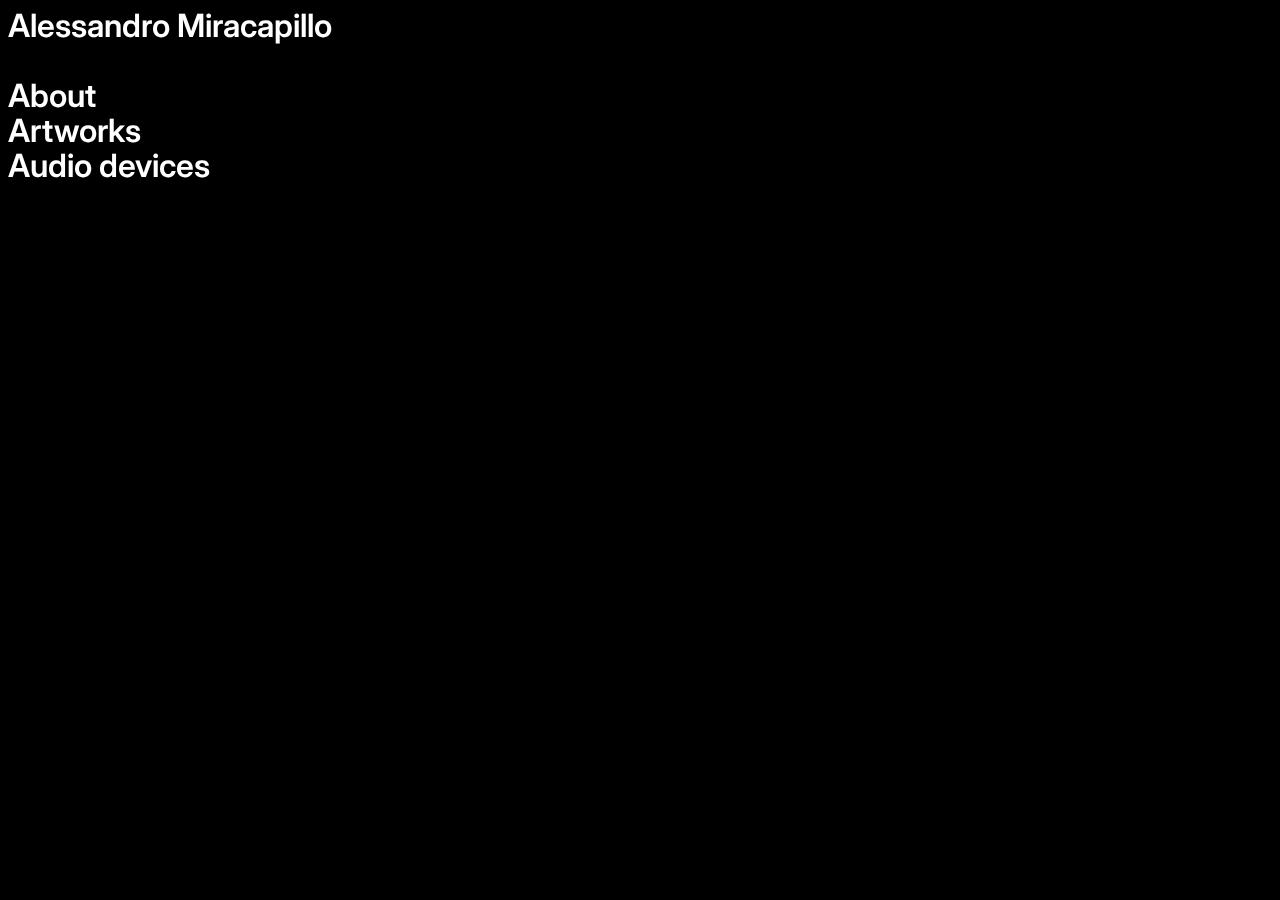
<file: index.html>
<!DOCTYPE html>
<html lang="it">
<head>
<meta charset="UTF-8">
<meta name="viewport" content="width=device-width, initial-scale=1.0">
<title>Alessandro Miracapillo</title>
<link rel="stylesheet" href="styles.css">
</head>
<body>
<body id="index-page">
<div class="menu">
    Alessandro Miracapillo
    <br><br>
    <a href="About.html">About</a>
    <a href="Artworks.html">Artworks</a>
    <a href="Audio_Devices.html">Audio devices</a>
</div>
</body>
</html>
</file>
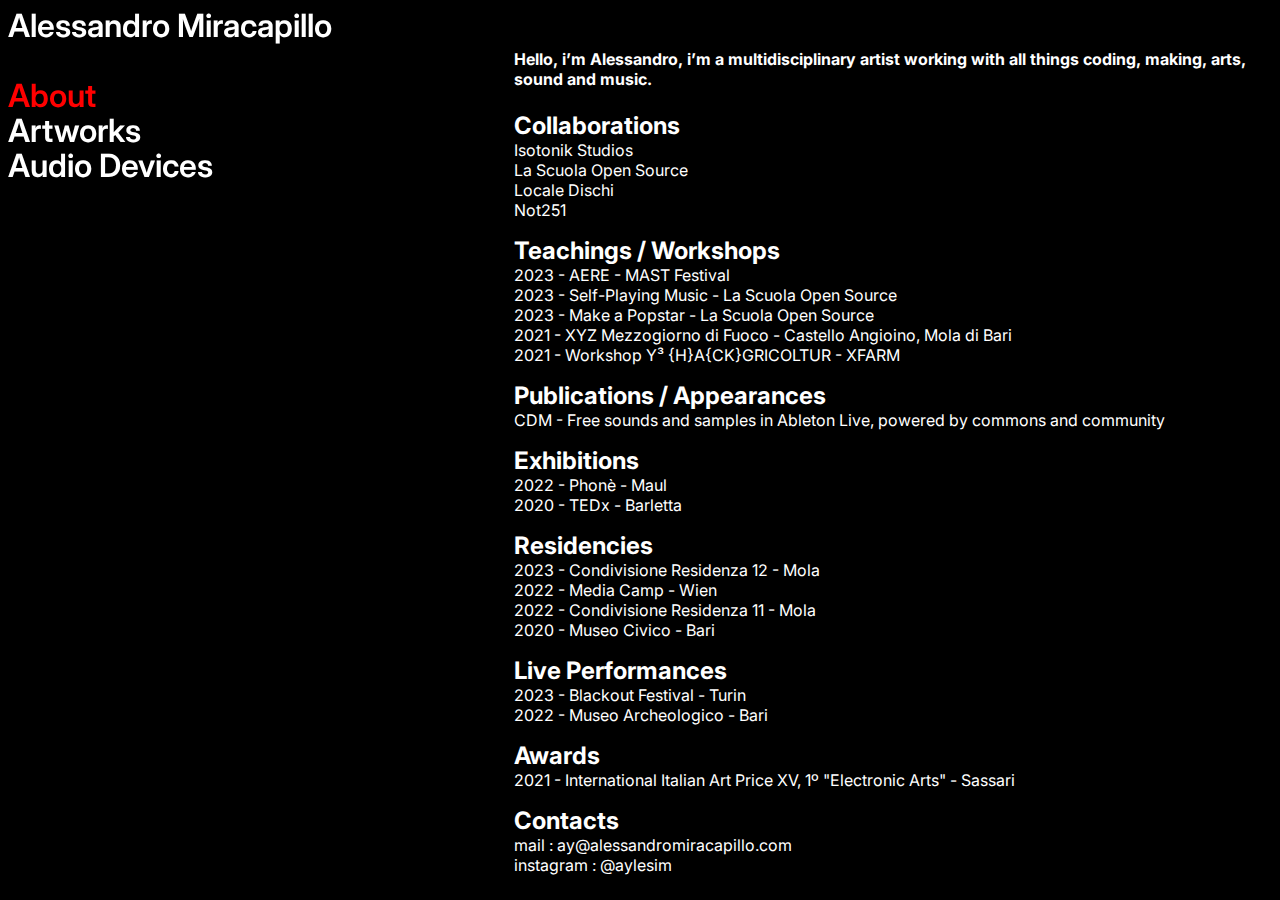
<file: About.html>
<!DOCTYPE html>
<html lang="it">

<head>
    <meta charset="UTF-8">
    <meta name="viewport" content="width=device-width, initial-scale=1.0">
    <title>About</title>
    <link rel="stylesheet" href="styles.css">
</head>

<body>

    <div class="menu">
        Alessandro Miracapillo
        <br><br>
        <a style="color: #FF0000;" href="About.html">About</a>
        <a href="Artworks.html">Artworks</a>
        <a href="Audio_Devices.html">Audio Devices</a>
    </div>

    <div class="back-button">
        <a href="javascript:history.back()"><- Back</a>
    </div>

    <div class="about">
        <br>
        <p><h4>Hello, i’m Alessandro, i’m a multidisciplinary artist working with all things coding, making, arts, sound and
            music.</h4></p>

        <h2>Collaborations</h2>
        <ul>
            <li> <a href="https://isotonikstudios.com/product-category/alessandro-aylesim-miracapillo/">Isotonik
                    Studios</a></li>
            <li> <a href="https://www.lascuolaopensource.xyz/">La Scuola Open
                    Source</a></li>
            <li> <a href="https://localedischi.bandcamp.com/">Locale Dischi</a>
            </li>
            <li> <a href="https://not251.github.io/">Not251</a></li>
        </ul>

        <h2>Teachings / Workshops</h2>
        <ul>
            <li> <a href="https://www.mastfestival.com/#/">2023 - AERE -
                    MAST Festival</a></li>
            <li> <a href="https://www.lascuolaopensource.xyz/didattica/self-playing-music">2023 -
                    Self-Playing Music - La Scuola Open Source</a></li>
            <li> <a href="https://www.lascuolaopensource.xyz/didattica/make-a-popstar">2023 - Make a
                    Popstar - La Scuola Open Source</a></li>
            <li> <a href="https://www.lascuolaopensource.xyz/xyz-mezzogiorno-di-fuoco">2021 - XYZ
                    Mezzogiorno di Fuoco - Castello Angioino, Mola di Bari</a></li>
            <li> <a href="https://www.lascuolaopensource.xyz/y3-hackgricoltura">2021 - Workshop
                    Y³ {H}A{CK}GRICOLTUR - XFARM</a></li>
        </ul>

        <h2>Publications / Appearances</h2>
        <ul>
            <li> <a href="https://cdm.link/2020/08/free-sounds-and-samples-in-ableton-live/">CDM - Free
                    sounds and samples in Ableton Live, powered by commons and community</a></li>
        </ul>

        <h2>Exhibitions</h2>
        <ul>
            <li> <a
                    href="https://www.regione.puglia.it/web/spazi-di-prossimita/-/phonÉ-la-mostra-collettiva-sul-suono-aperta-fino-al-22-maggio-al-maul-il-castello-contemporaneo-di-mola-di-bari.">2022
                    - Phonè -
                    Maul</a></li>
            <li> <a href="https://www.youtube.com/watch?v=GJUaN92rx-0&t=104s">2020 - TEDx -
                    Barletta</a></li>
        </ul>

        <h2>Residencies</h2>
        <ul>
            <li><a>2023 - Condivisione Residenza 12 - Mola</a></li>
            <li><a>2022 - Media Camp - Wien</a></li>
            <li><a>2022 - Condivisione Residenza 11 - Mola</a></li>
            <li><a>2020 - Museo Civico - Bari</a></li>
        </ul>

        <h2>Live Performances</h2>
        <ul>
            <li>2023 - Blackout Festival - Turin</li>
            <li>2022 - Museo Archeologico - Bari</li>
        </ul>

        <h2>Awards</h2>
        <ul>
            <li> <a
                    href="https://www.google.com/url?sa=t&rct=j&q=&esrc=s&source=web&cd=&ved=2ahUKEwj2-fbVj_uBAxVAUaQEHSd5ALgQFnoECB4QAQ&url=https%3A%2F%2Fwww.mur.gov.it%2Fit%2Fnews%2Fvenerdi-03122021%2Funiversita-sono-13-i-giovani-artisti-vincitori-del-premio-nazionale-delle&usg=AOvVaw1Izgz2hkoQ8Cba8hh3VeW_&opi=89978449">2021
                    - International Italian Art Price XV, 1º "Electronic Arts" - Sassari</a></li>
        </ul>

        <h2>Contacts</h2>
        <ul>
            <li>mail : ay@alessandromiracapillo.com</li>
            <li> <a href="https://instagram.com/aylesim/">instagram :
                    @aylesim</a></li>
        </ul>
        </ul>
    </div>

</body>

</html>
</file>
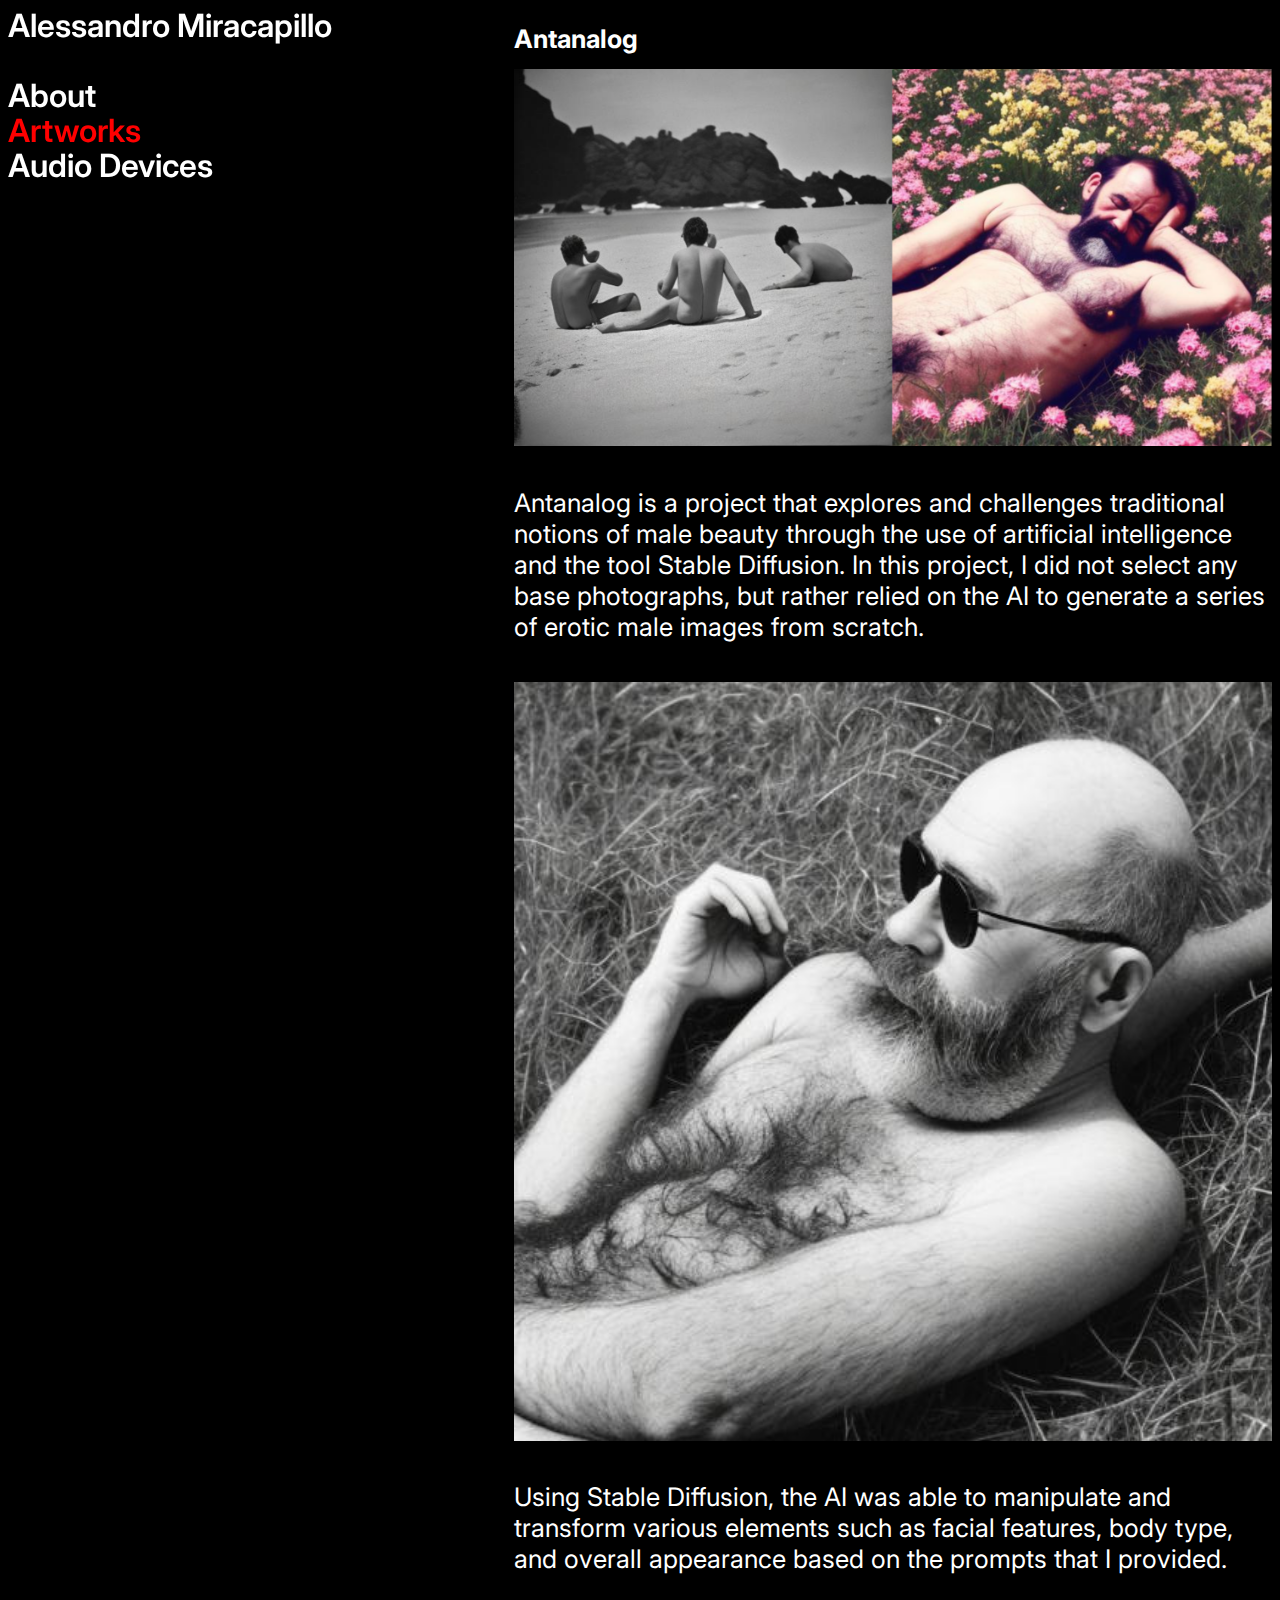
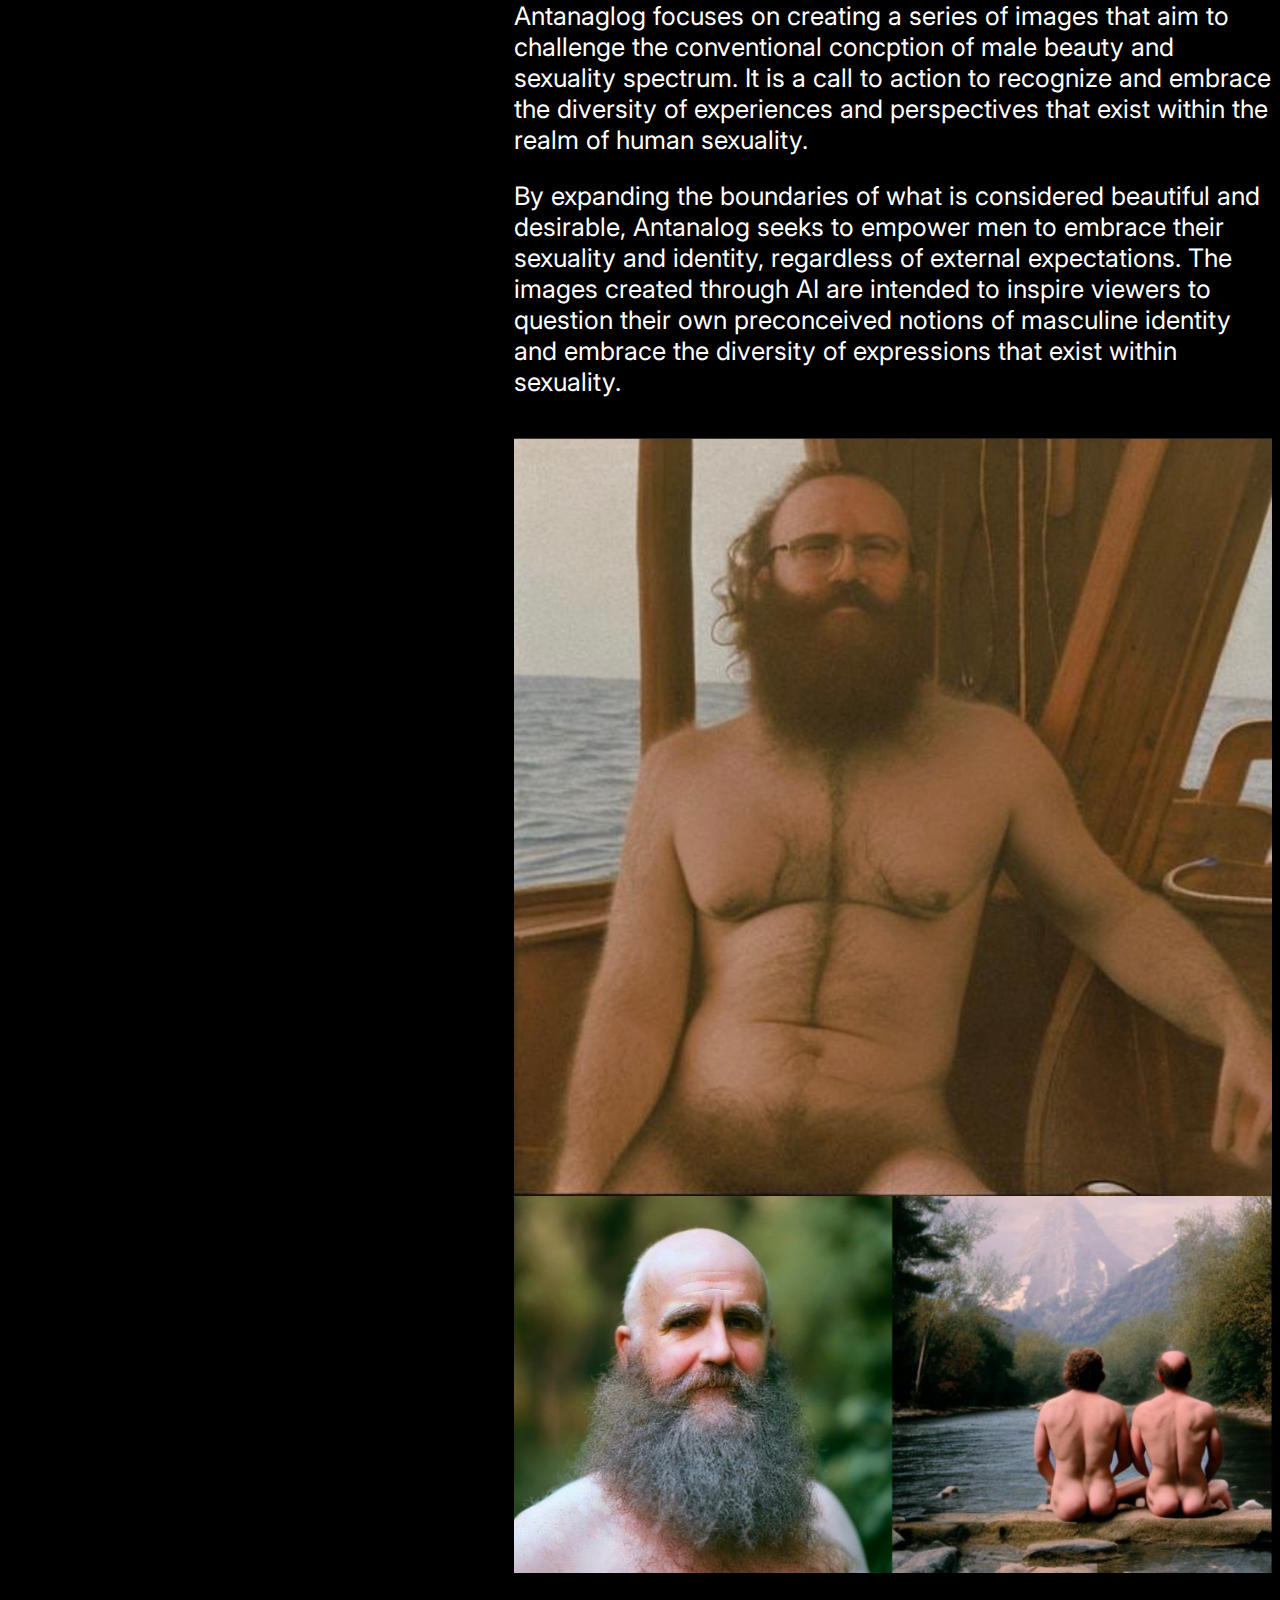
<file: Antanalog.html>
<!DOCTYPE html>
<html lang="it">

<head>
    <meta charset="UTF-8">
    <meta name="viewport" content="width=device-width, initial-scale=1.0">
    <title>Antanalog</title>
    <link rel="stylesheet" href="styles.css">
</head>

<body>

    <div class="menu">
        Alessandro Miracapillo
        <br><br>
        <a href="About.html">About</a>
        <a style="color: #FF0000;" href="Artworks.html">Artworks</a>
        <a href="Audio_Devices.html">Audio Devices</a>
    </div>

    <div class="back-button">
        <a href="javascript:history.back()"><- Back</a>
    </div>

    <div class="content">
        <br>
        <h1>Antanalog</h1>

            <br>
            <img src="Assets/a0.png" alt="" style="height: 100%; width: 100%; display:block;">
            <br>
            <p>Antanalog is a project that explores and challenges traditional notions of male beauty through the use of
            artificial intelligence and the tool Stable Diffusion. In this project, I did not select any base
            photographs, but rather relied on the AI to generate a series of erotic male images from scratch.</p>

            <br>
            <img src="Assets/a1.jpeg" alt="" style="height: 100%; width: 100%; display:block;">
            <br>
            <p>Using Stable Diffusion, the AI was able to manipulate and transform various elements such as facial
            features, body type, and overall appearance based on the prompts that I provided.</p>
            <p> Antanaglog focuses on creating a series of images that aim to challenge the conventional concption of male
            beauty and sexuality spectrum. It is a call to action to recognize and embrace the diversity of experiences
            and perspectives that exist within the realm of human sexuality.</p>
            <p>  By expanding the boundaries of what is considered beautiful and desirable, Antanalog seeks to empower men to
            embrace their sexuality and identity, regardless of external expectations. The images created through AI are
            intended to inspire viewers to question their own preconceived notions of masculine identity and embrace the
            diversity of expressions that exist within sexuality.</p>
            <br>
            <img src="Assets/a2.jpg" alt="" style="height: 100%; width: 100%; display:block;">
            <img src="Assets/a3.png" alt="" style="height: 100%; width: 100%; display:block;">
            <br>
            <br>
    </div>

</body>

</html>
</file>
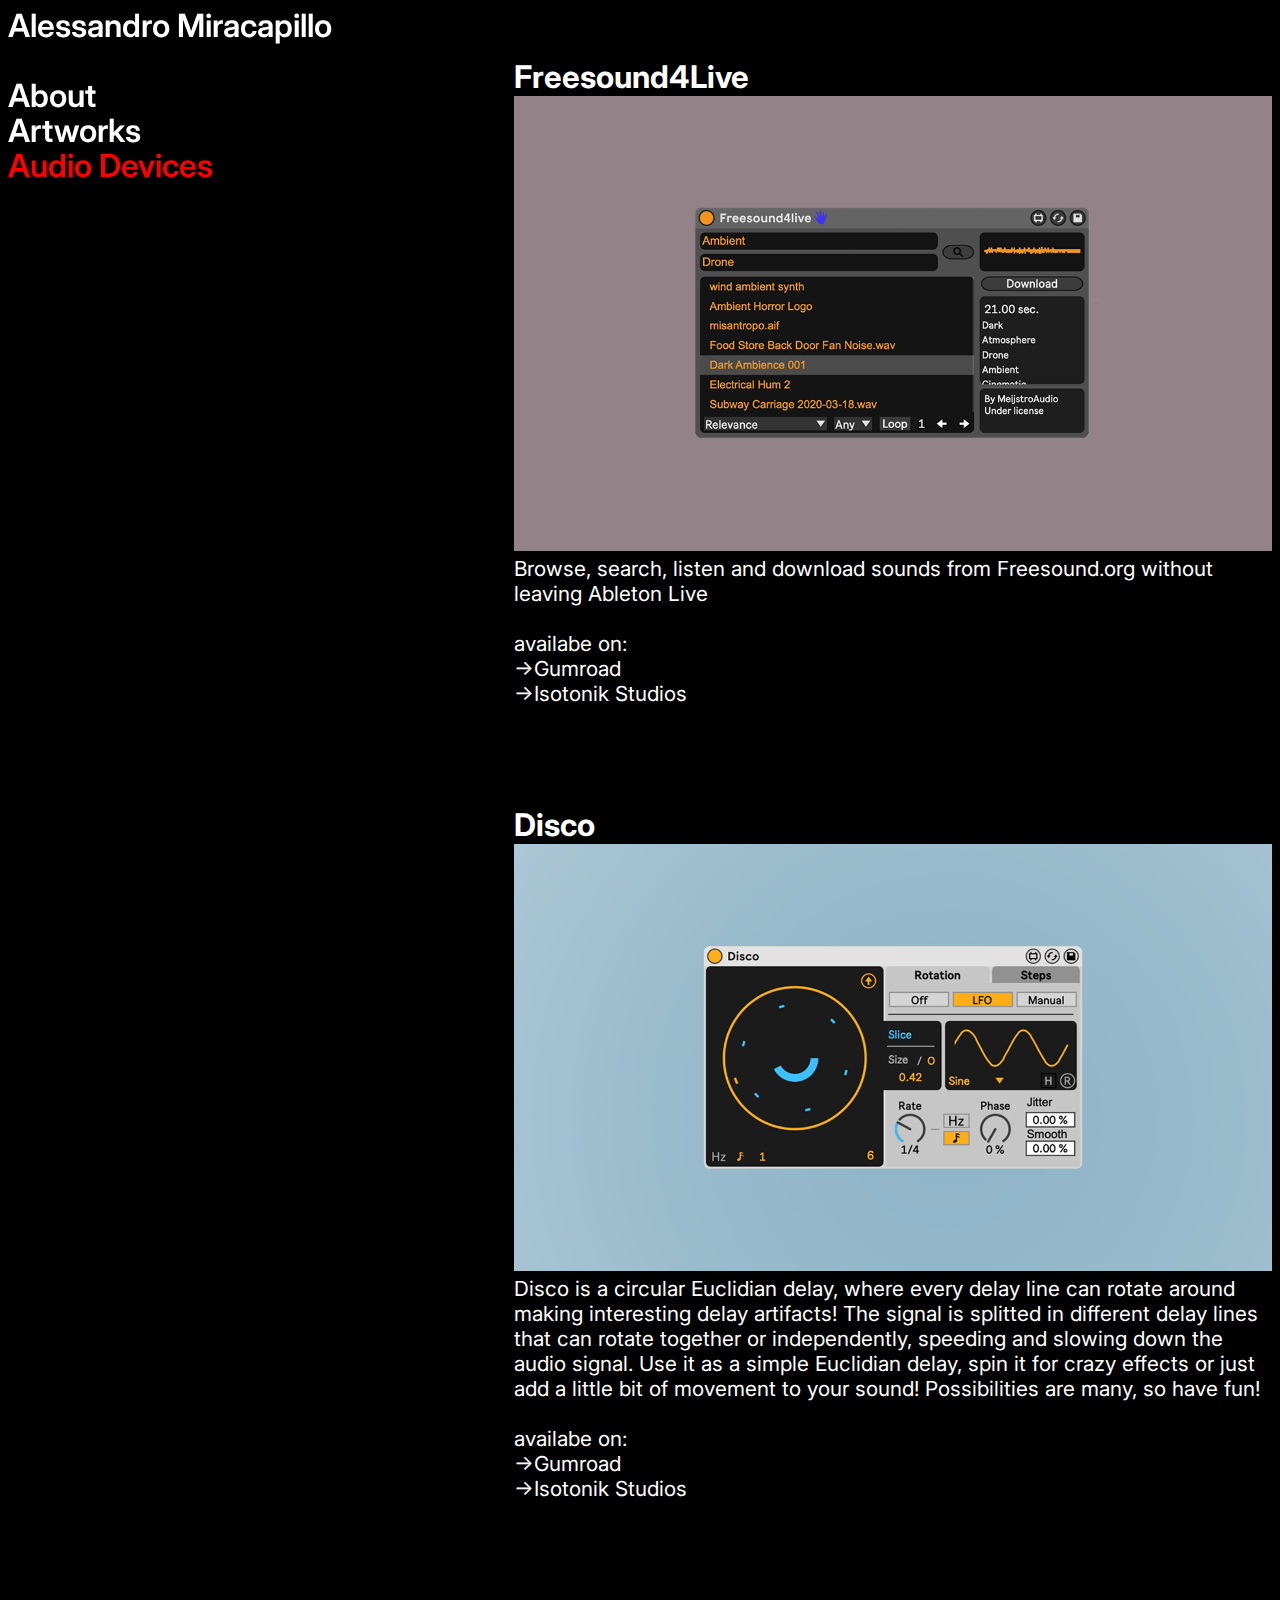
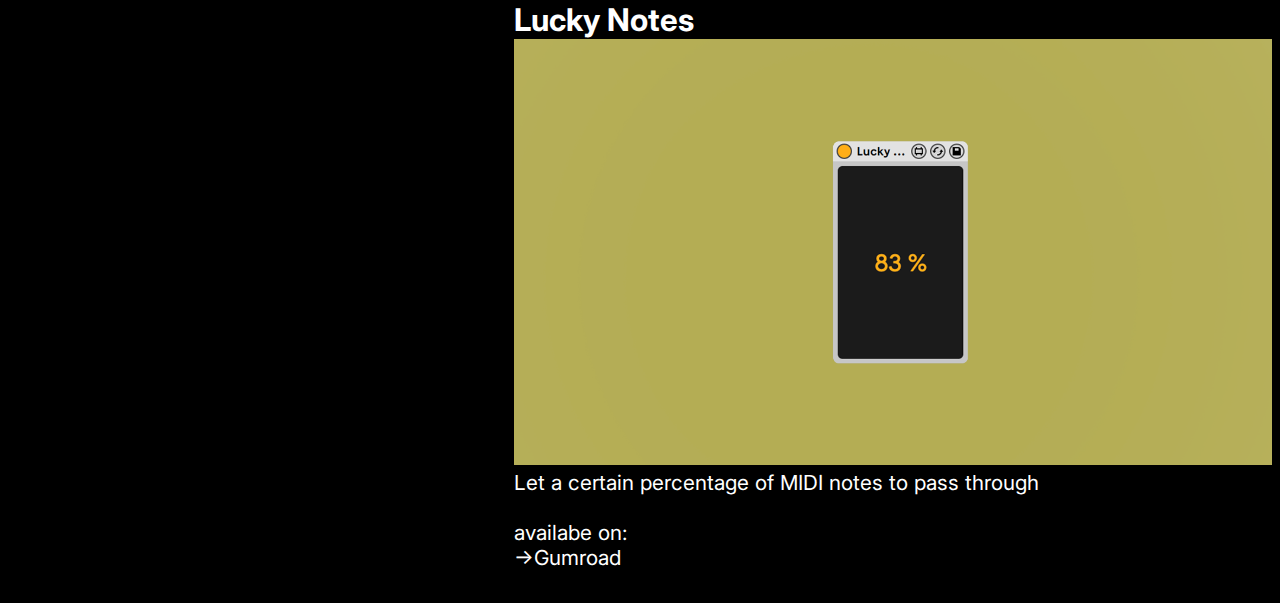
<file: Audio_Devices.html>
<!DOCTYPE html>
<html lang="it">
<head>
<meta charset="UTF-8">
<meta name="viewport" content="width=device-width, initial-scale=1.0">
<title>Audio Devices</title>
<link rel="stylesheet" href="styles.css">
</head>
<body>

<div class="menu"> 
    Alessandro Miracapillo
    <br><br>
    <a href="About.html">About</a>
    <a href="Artworks.html">Artworks</a>
    <a style="color: #FF0000;" href="Audio_Devices.html">Audio Devices</a>
</div>

<div class="back-button">
    <a href="javascript:history.back()"><- Back</a>
</div>

<div class="contentaudio">
        <br>
        <br>
        <h2>Freesound4Live</h2>
        <img src="Assets/ffl.png">
        Browse, search, listen and download sounds from Freesound.org without leaving Ableton Live
        <br><br>
        <a>availabe on:</a>
        <br>
        <a href="https://aylesim.gumroad.com/l/uCjmd?layout=profile">->Gumroad</a>
        <br>
        <a href="https://isotonikstudios.com/product/freesound4live-by-alessandro-aylesim-miracapillo/">->Isotonik Studios</a>
        <br>
        <br>
        <br>
        <br>
        <br>
        <h2>Disco</h2>
        <img src="Assets/d.png">
        Disco is a circular Euclidian delay, where every delay line can rotate around making interesting delay artifacts!
            The signal is splitted in different delay lines that can rotate together or independently, speeding and slowing down the audio signal.
            Use it as a simple Euclidian delay, spin it for crazy effects or just add a little bit of movement to your sound! Possibilities are many, so have fun!       
        <br>
        <br>
        <a>availabe on:</a>
        <br>
        <a href="https://aylesim.gumroad.com/l/disco?layout=profile">->Gumroad</a>
        <br>
        <a href="https://isotonikstudios.com/product/disco-by-aylsim/">->Isotonik Studios</a>
        <br>
        <br>
        <br>
        <br>
        <br>
        <h2>Lucky Notes</h2>
        <img src="Assets/lln.png">
        Let a certain percentage of MIDI notes to pass through
        <br><br>
        <a>availabe on:</a>
        <br>
        <a href="https://aylesim.gumroad.com/l/luckynotes?layout=profile">->Gumroad</a>
        <br>
        <br>
    </h2>
</div>

</body>
</html>
</file>
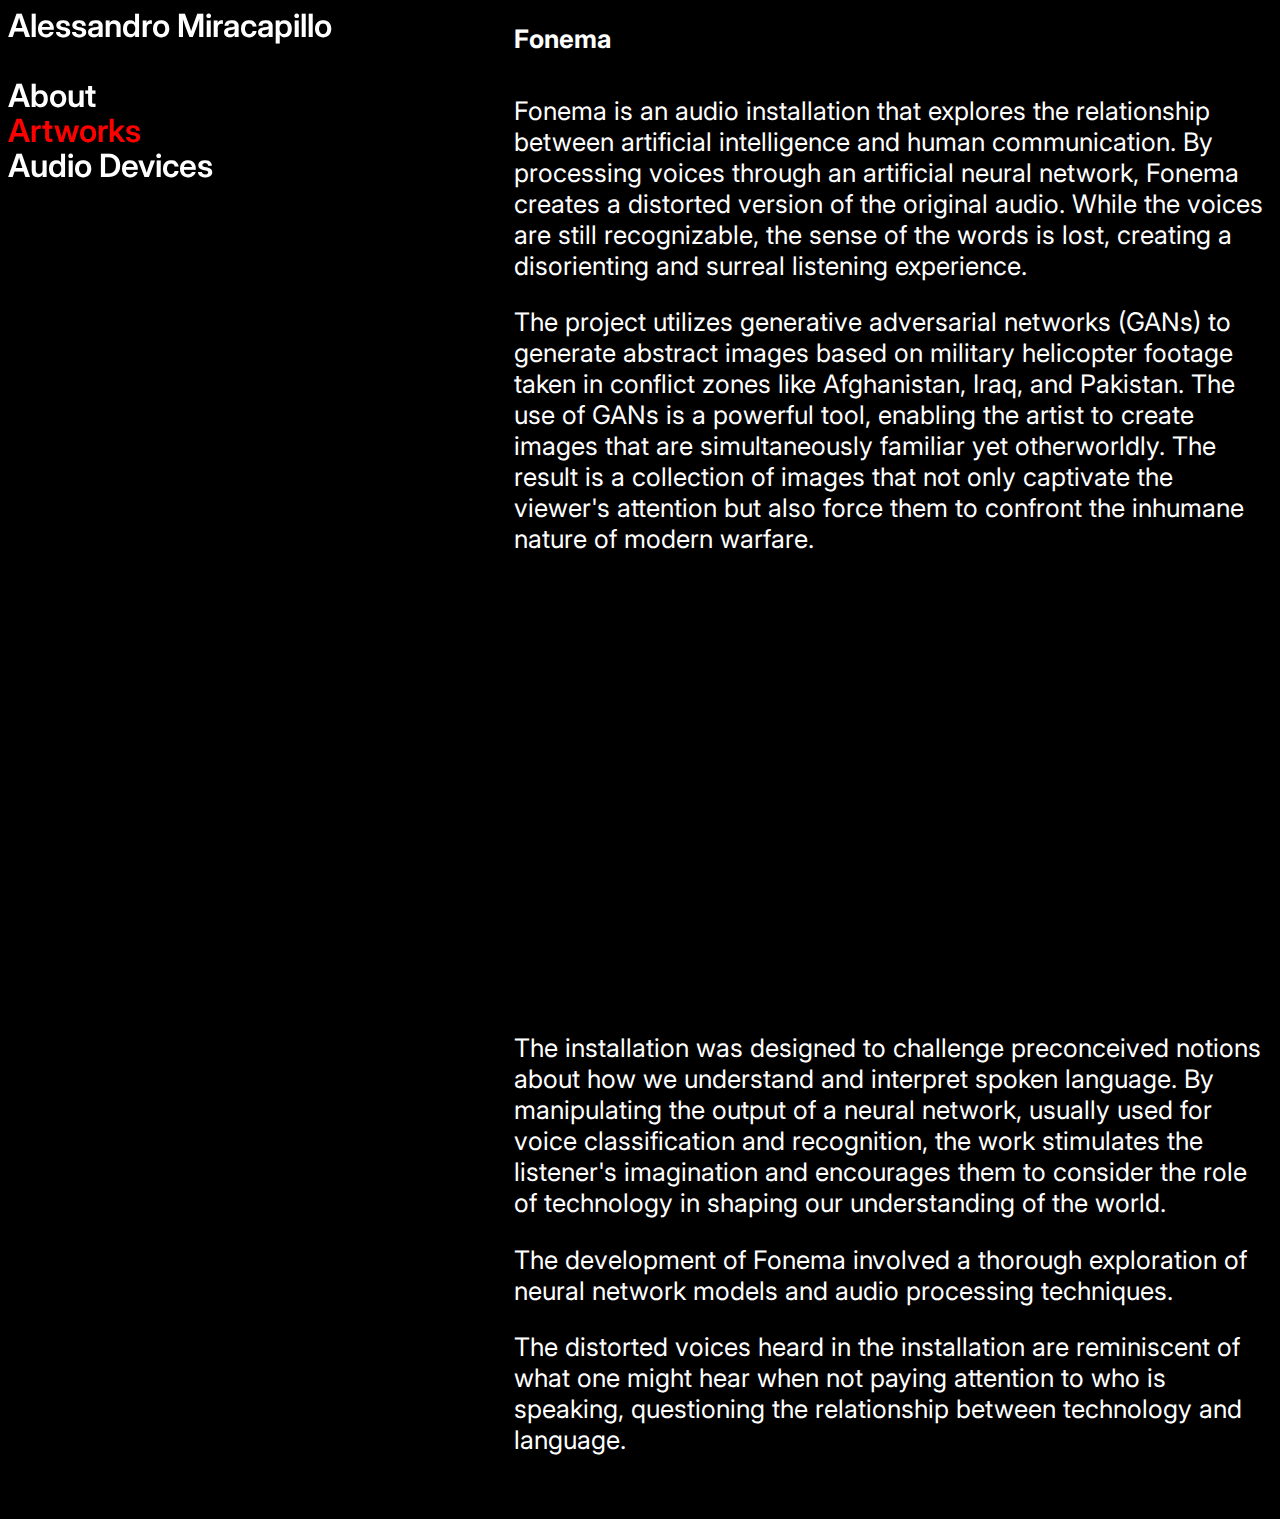
<file: Fonema.html>
<!DOCTYPE html>
<html lang="it">

<head>
    <meta charset="UTF-8">
    <meta name="viewport" content="width=device-width, initial-scale=1.0">
    <title>Fonema</title>
    <link rel="stylesheet" href="styles.css">
</head>

<body>

    <div class="menu">
        Alessandro Miracapillo
        <br><br>
        <a href="About.html">About</a>
        <a style="color: #FF0000;" href="Artworks.html">Artworks</a>
        <a href="Audio_Devices.html">Audio Devices</a>
    </div>

    <div class="back-button">
        <a href="javascript:history.back()"><- Back</a>
    </div>

    <div class="content">
        <br>
        <h1>Fonema</h1>
            <br>
            <p>Fonema is an audio installation that explores the relationship between artificial intelligence and human
            communication. By processing voices through an artificial neural network, Fonema creates a distorted version
            of the original audio. While the voices are still recognizable, the sense of the words is lost, creating a
            disorienting and surreal listening experience.</p>
            <p>The project utilizes generative adversarial networks (GANs) to generate abstract images based on military
            helicopter footage taken in conflict zones like Afghanistan, Iraq, and Pakistan. The use of GANs is a
            powerful tool, enabling the artist to create images that are simultaneously familiar yet otherworldly. The
            result is a collection of images that not only captivate the viewer's attention but also force them to
            confront the inhumane nature of modern warfare.</p>
            <div style="padding:56.25% 0 0 0;position:relative;"><iframe
                    src="https://player.vimeo.com/video/690005463?badge=0&amp;autopause=0&amp;quality_selector=1&amp;player_id=0&amp;app_id=58479"
                    frameborder="0" allow="autoplay; fullscreen; picture-in-picture"
                    style="position:absolute;top:0;left:0;width:100%;height:100%;" title="Fonema.mp4"></iframe></div>
            <script src="https://player.vimeo.com/api/player.js"></script>
            <p>The installation was designed to challenge preconceived notions about how we understand and interpret spoken
            language. By manipulating the output of a neural network, usually used for voice classification and
            recognition, the work stimulates the listener's imagination and encourages them to consider the role of
            technology in shaping our understanding of the world.</p>
            <p>The development of Fonema involved a thorough exploration of neural network models and audio processing
            techniques.</p>
            <p>The distorted voices heard in the installation are reminiscent of what one might hear when not paying
            attention to who is speaking, questioning the relationship between technology and language.</p>
            <br>
            <br>
    </div>

</body>

</html>
</file>
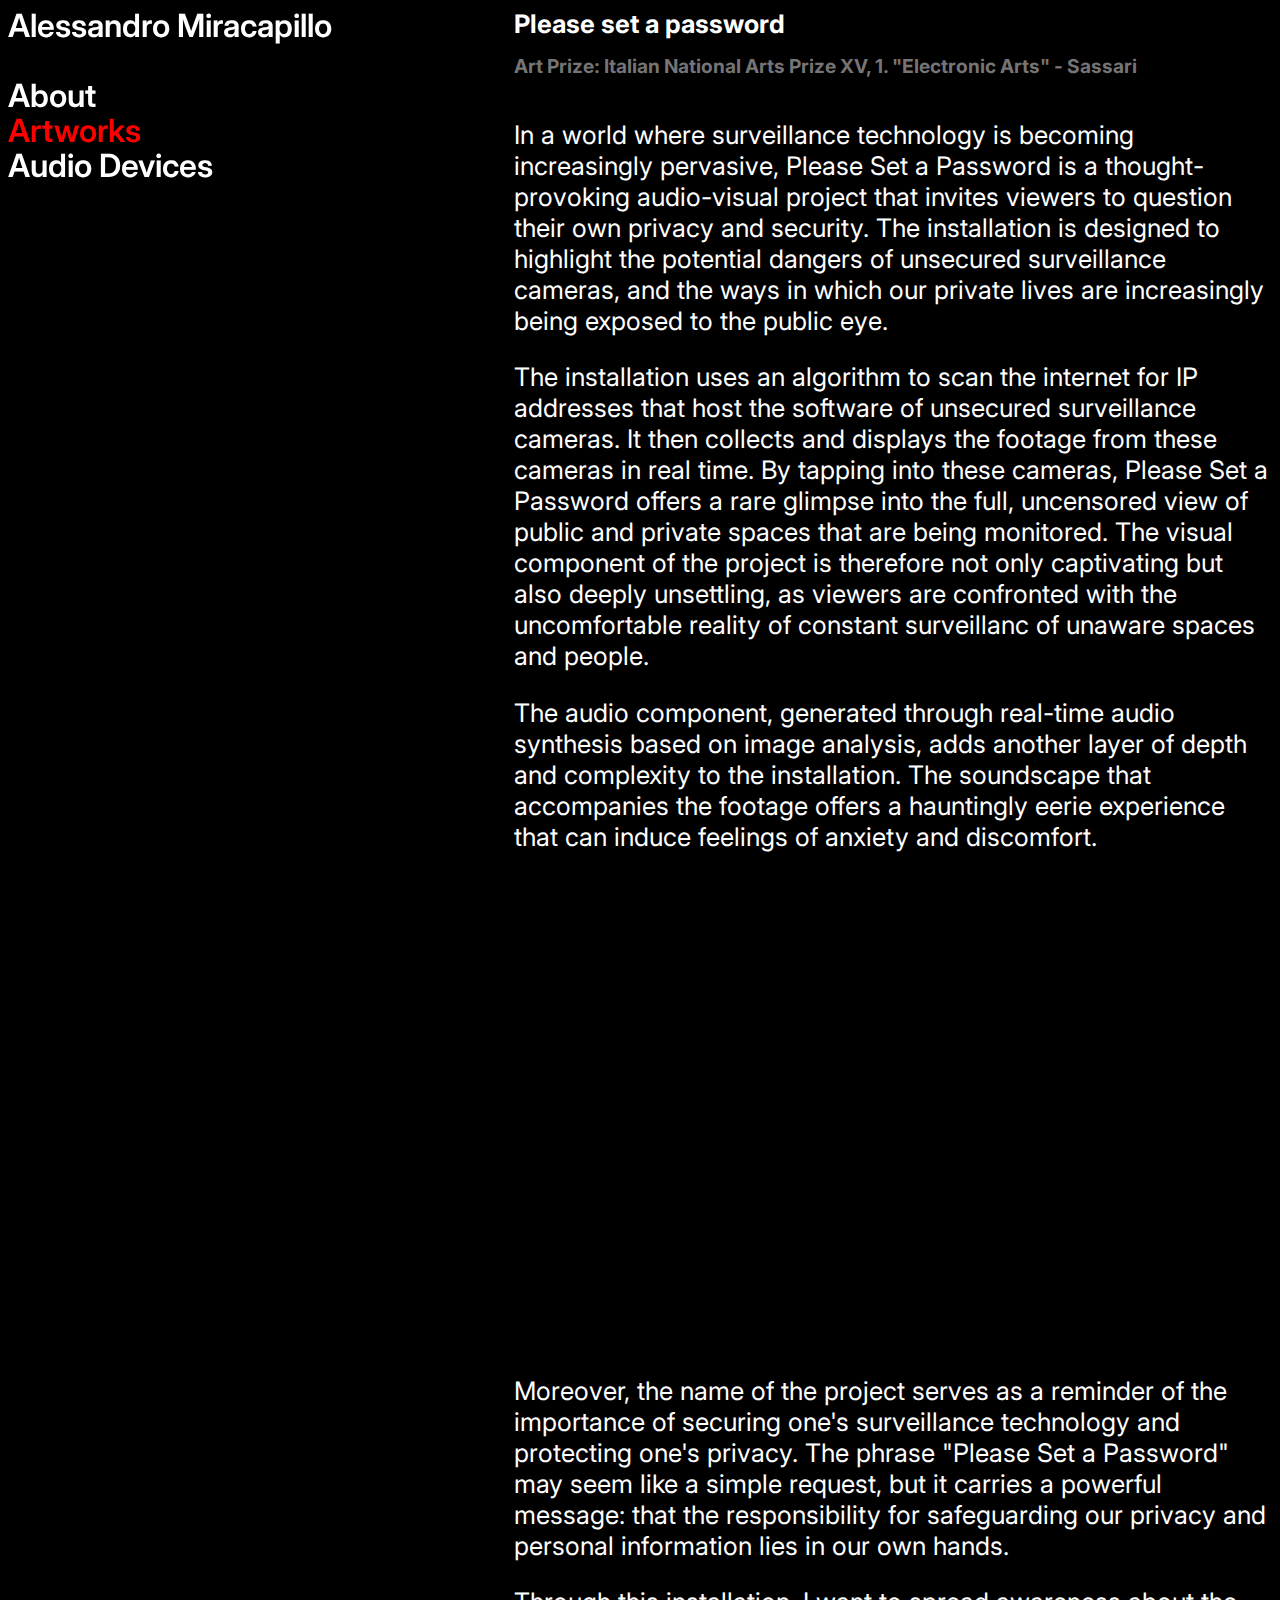
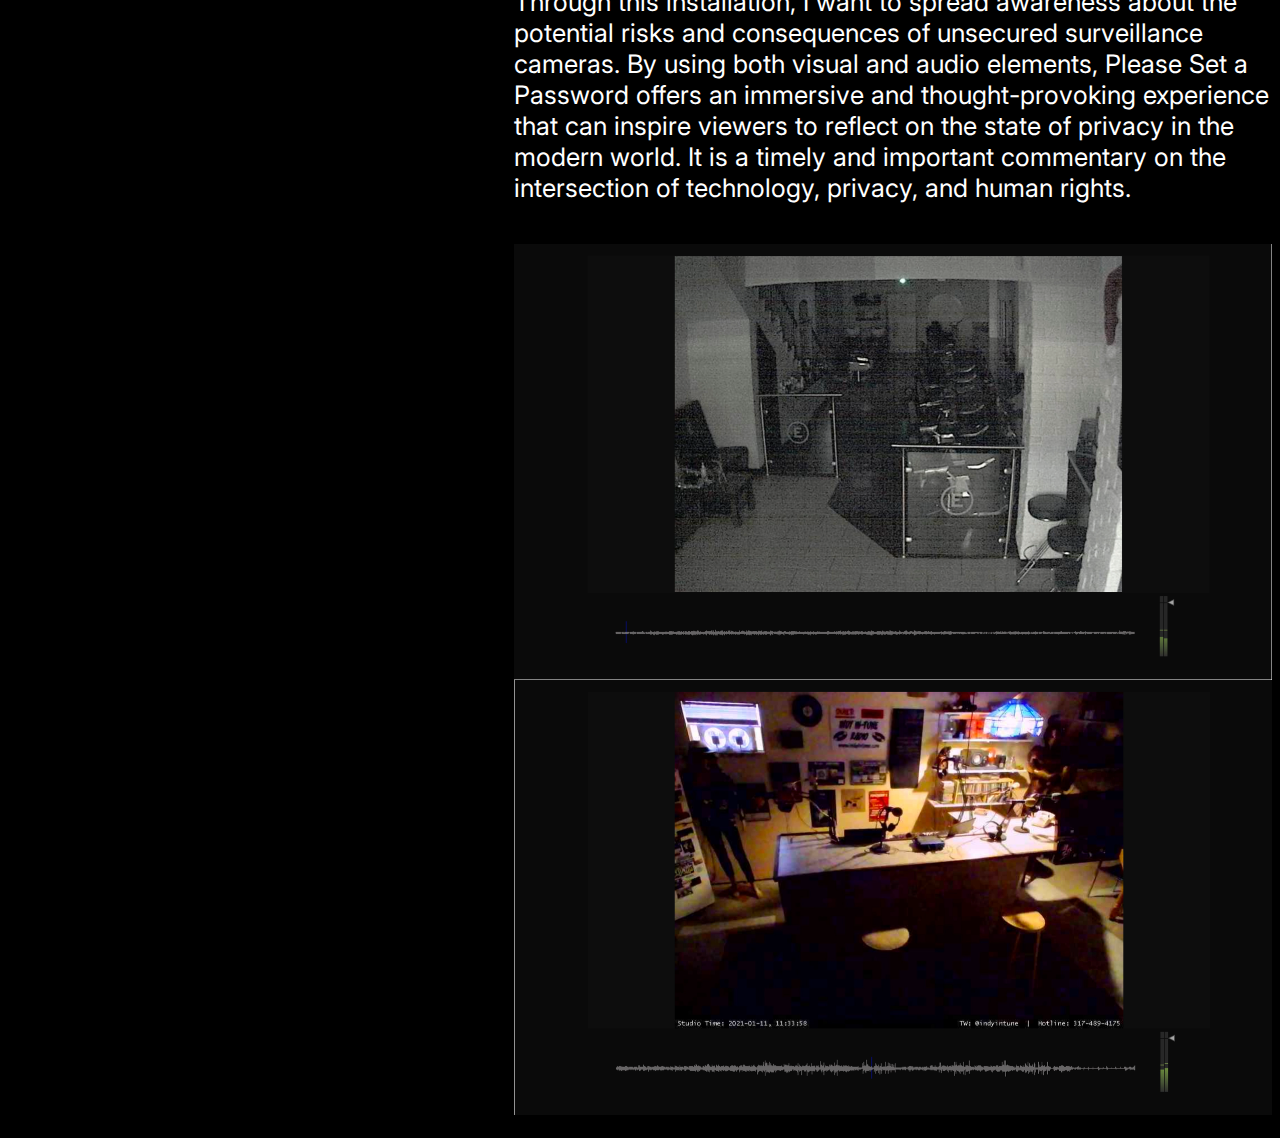
<file: PleaseSetAPassword.html>
<!DOCTYPE html>
<html lang="it">

<head>
    <meta charset="UTF-8">
    <meta name="viewport" content="width=device-width, initial-scale=1.0">
    <title>Please set a password</title>
    <link rel="stylesheet" href="styles.css">
</head>

<body>

    <div class="menu">
        Alessandro Miracapillo
        <br><br>
        <a href="About.html">About</a>
        <a style="color: #FF0000;" href="Artworks.html">Artworks</a>
        <a href="Audio_Devices.html">Audio Devices</a>
    </div>

    <div class="back-button">
        <a href="javascript:history.back()"><- Back</a>
    </div>

    <div class="content">

        <h1>Please set a password</h1>
        <br>
        <h2 style="color: #767474">Art Prize: Italian National Arts Prize XV, 1. "Electronic Arts" - Sassari</h2>
        <br>
        <p>In a world where surveillance technology is becoming increasingly pervasive, Please Set a Password is a
        thought-provoking audio-visual project that invites viewers to question their own privacy and security. The
        installation is designed to highlight the potential dangers of unsecured surveillance cameras, and the ways
        in which our private lives are increasingly being exposed to the public eye.</p>
        <p>The installation uses an algorithm to scan the internet for IP addresses that host the software of unsecured
        surveillance cameras. It then collects and displays the footage from these cameras in real time.
        By tapping into these cameras, Please Set a Password offers a rare glimpse into the full, uncensored view of
        public and private spaces that are being monitored. The visual component of the project is therefore not
        only captivating but also deeply unsettling, as viewers are confronted with the uncomfortable reality of
        constant surveillanc of unaware spaces and people.</p>
        <p>The audio component, generated through real-time audio synthesis based on image analysis, adds another layer
        of depth and complexity to the installation. The soundscape that accompanies the footage offers a hauntingly
        eerie experience that can induce feelings of anxiety and discomfort.</p>
        <br>

        <div style="padding:56.26% 0 0 0;position:relative;"><iframe
                src="https://player.vimeo.com/video/595763384?badge=0&amp;autopause=0&amp;quality_selector=1&amp;player_id=0&amp;app_id=58479"
                frameborder="0" allow="autoplay; fullscreen; picture-in-picture"
                style="position:absolute;top:0;left:0;width:100%;height:100%;"
                title="Alessandro Miracapillo - PLEASE SET A PASSWORD.mp4"></iframe></div>
        <script src="https://player.vimeo.com/api/player.js"></script>
        <br>
        <br>
        <p>Moreover, the name of the project serves as a reminder of the importance of securing one's surveillance
        technology and protecting one's privacy. The phrase "Please Set a Password" may seem like a simple request,
        but it carries a powerful message: that the responsibility for safeguarding our privacy and personal
        information lies in our own hands.</p>
        <p>Through this installation, I want to spread awareness about the potential risks and consequences of
        unsecured surveillance cameras. By using both visual and audio elements, Please Set a Password offers an
        immersive and thought-provoking experience that can inspire viewers to reflect on the state of privacy in
        the modern world. It is a timely and important commentary on the intersection of technology, privacy, and
        human rights.</p>
        <br>
        <img src="Assets/psap0.png" alt="" style="height: 100%; width: 100%; display:block;">
        <img src="Assets/psap1.png" alt="" style="height: 100%; width: 100%; display:block;">
        <br>
    </div>

</body>

</html>
</file>
<file: styles.css>
@import url('https://fonts.googleapis.com/css2?family=Inter:wght@200;400&display=swap');


body {
    background-color: black;
    color: white;
    font-family: 'Inter', sans-serif;
}

.menu {
    font-family: 'Inter', sans-serif;
    font-weight: 600;
    position: fixed;
    font-size: 2em;
    line-height: 35px
}

.menu a {
    color: white;
    text-decoration: none;
    display: block;
    line-height: 35px
}

.artmenu {
    font-family: 'Inter', sans-serif;
    font-weight: 600;
    font-size: 1.3em;
    top: 2%;
    left: 30%;
    position: relative;
    word-wrap: break-word;
    width: 100%;
}

.artmenu ul {
    color: white;
    display: block;
    list-style-type: none;
    text-decoration: none;
}

.artmenu a{
    color: white;
    display: block;
    line-height: 0px;
    color: white;
    display: block;
    list-style-type: none;
    text-decoration: none;
}


.content {
    position: relative;
    word-wrap: break-word;
    top: 2%;
    left: 40%;
    font-size: 0.8em;
    width: 60%;
}

.content ul {
    font-family: 'Inter', sans-serif;
    font-weight: 400;
    margin-top: 0;
    list-style-type: none;
    margin-left: 0;
    padding-left: 0;
}

.content p {
    font-family: 'Inter', sans-serif;
    font-weight: 400;
    font-size: 2em;
    list-style-type: none;
    margin-left: 0;
    padding-left: 0;
}

.content h1 {
    font-family: 'Inter', sans-serif;
    font-weight: bold;
    margin-top: 0;
    list-style-type: bold;
    font-size: 2em;
    margin-left: 0;
    padding-left: 0;
}

.contentaudio{
    position: relative;
    word-wrap: break-word;
    top: 2%;
    left: 40%;
    font-size: 1.3em;
    width: 60%;
}

.contentaudio img{
    height: 100%; 
    width: 100%;
}

.about {
    position: relative;
    word-wrap: break-word;
    top: 2%;
    left: 40%;
    font-size: 1em;
    width: 60%;
}

.about ul {
    font-family: 'Inter', sans-serif;
    font-weight: 400;
    margin-top: 0;
    list-style-type: none;
    margin-left: 0;
    padding-left: 0;
}


h1 {
    word-wrap: break-word;
    font-family: 'Inter', sans-serif;
    font-weight: 400;
    /* Imposta il peso del font a normale */
    color: white;
    margin-top: 0;
    margin-bottom: 0;
    /* Imposta il margine inferiore a zero */
}


h2 {
    word-wrap: break-word;
    margin-top: 0;
    margin-bottom: 0;
    /* Imposta il margine inferiore a zero */
}

a {
    color: white;
    text-decoration: none;
    /*line-height: 45px;*/
}

.back-button {
    display: none;
    font-size: 1.5em;
    text-align: left;
    padding: 10px;
}

.back-button a {
    color: #FF0000;
    text-decoration: none;
}

@media screen and (max-width: 920px) {

    .content {
        left: 0%;
        width: 100%;
        font-size: 1.3em;
    }

    .content ul {
        list-style-type: "-> ";
        list-style-position: inside;
        margin-left: 0;
        padding-left: 1;
    }

    .content p {

        font-size: 1em;
    }

    .contentaudio {
        left: 0%;
        width: 100%;
        font-size: 1.3em;
    }

    .contentaudio a{
        left: 0%;
        width: 100%;
        line-height: 40px;
        font-size: 1em;
    }

    .about {
        left: 0%;
        width: 100%;
        font-size: 1.3em;
    }

    .about ul {
        list-style-type: "-> ";
        list-style-position: inside;
        margin-left: 0;
        padding-left: 1;
    }

    .menu {
        display: none;
    }

    .menu a {
        line-height: 60px;
    }

    .artmenu {
        left: 0%;
        list-style-type: none;
    }

    .artmenu ul{
        font-size: 0.9em;
    }

    .artmenu a{
        line-height: 50px;
        
    }

    .back-button {
        display: block;
        color: #FF0000;
    }

    #index-page .menu {
        display: block;
    }



    .about a {
        line-height: 37px;
    }

}
</file>
